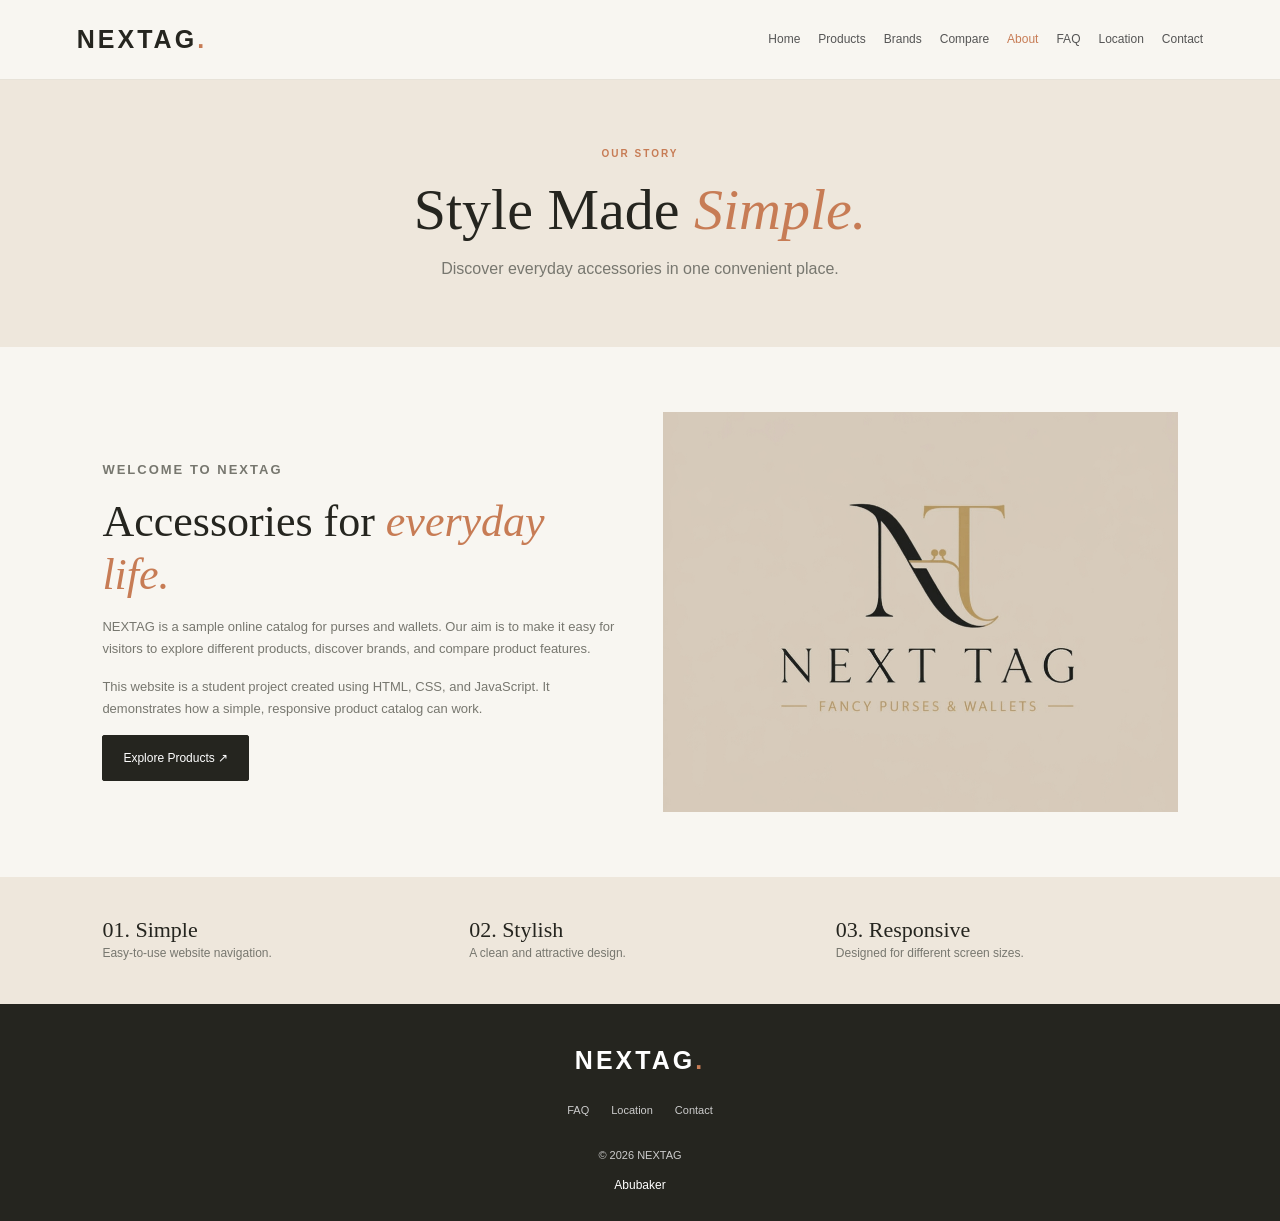
<file: about.html>
<!DOCTYPE html>
<html lang="en">
<head>
    <meta charset="UTF-8">
    <meta name="viewport" content="width=device-width, initial-scale=1.0">
    <title>About Us | NEXTAG</title>
    <link rel="stylesheet" href="style.css">
    <script src="script.js" defer></script>
</head>
<body>

<header class="header">
    <a href="index.html" class="logo">NEXTAG<span>.</span></a>
    <button class="menu-toggle" aria-label="Toggle menu">☰</button>
    <nav class="nav-links">
        <a href="index.html">Home</a>
        <a href="products.html">Products</a>
        <a href="brands.html">Brands</a>
        <a href="compare.html">Compare</a>
        <a class="active" href="about.html">About</a>
        <a href="faq.html">FAQ</a>
        <a href="location.html">Location</a>
        <a href="contact.html">Contact</a>
    </nav>
</header>

<main>
    <section class="page-heading">
        <p class="eyebrow">OUR STORY</p>
        <h1>Style Made <em>Simple.</em></h1>
        <p>Discover everyday accessories in one convenient place.</p>
    </section>

    <section class="section story">
        <div>
            <p class="eyebrow">WELCOME TO NEXTAG</p>
            <h2>Accessories for <em>everyday life.</em></h2>
            <p>
                NEXTAG is a sample online catalog for purses and wallets.
                Our aim is to make it easy for visitors to explore different
                products, discover brands, and compare product features.
            </p>
            <p>
                This website is a student project created using HTML,
                CSS, and JavaScript. It demonstrates how a simple,
                responsive product catalog can work.
            </p>
            <a class="btn" href="products.html">Explore Products ↗</a>
        </div>

        <img
            src="logo.jpeg"
            alt="Handbag from the sample collection">
    </section>

    <section class="values">
        <div><h3>01. Simple</h3><p>Easy-to-use website navigation.</p></div>
        <div><h3>02. Stylish</h3><p>A clean and attractive design.</p></div>
        <div><h3>03. Responsive</h3><p>Designed for different screen sizes.</p></div>
    </section>
</main>

<footer class="footer">
    <a href="index.html" class="logo">NEXTAG<span>.</span></a>
    <div class="footer-links">
        <a href="faq.html">FAQ</a>
        <a href="location.html">Location</a>
        <a href="contact.html">Contact</a>
    </div>
    <small>© <span class="current-year"></span> NEXTAG</small>
        <p>Abubaker</p>

</footer>

</body>
</html>
</file>
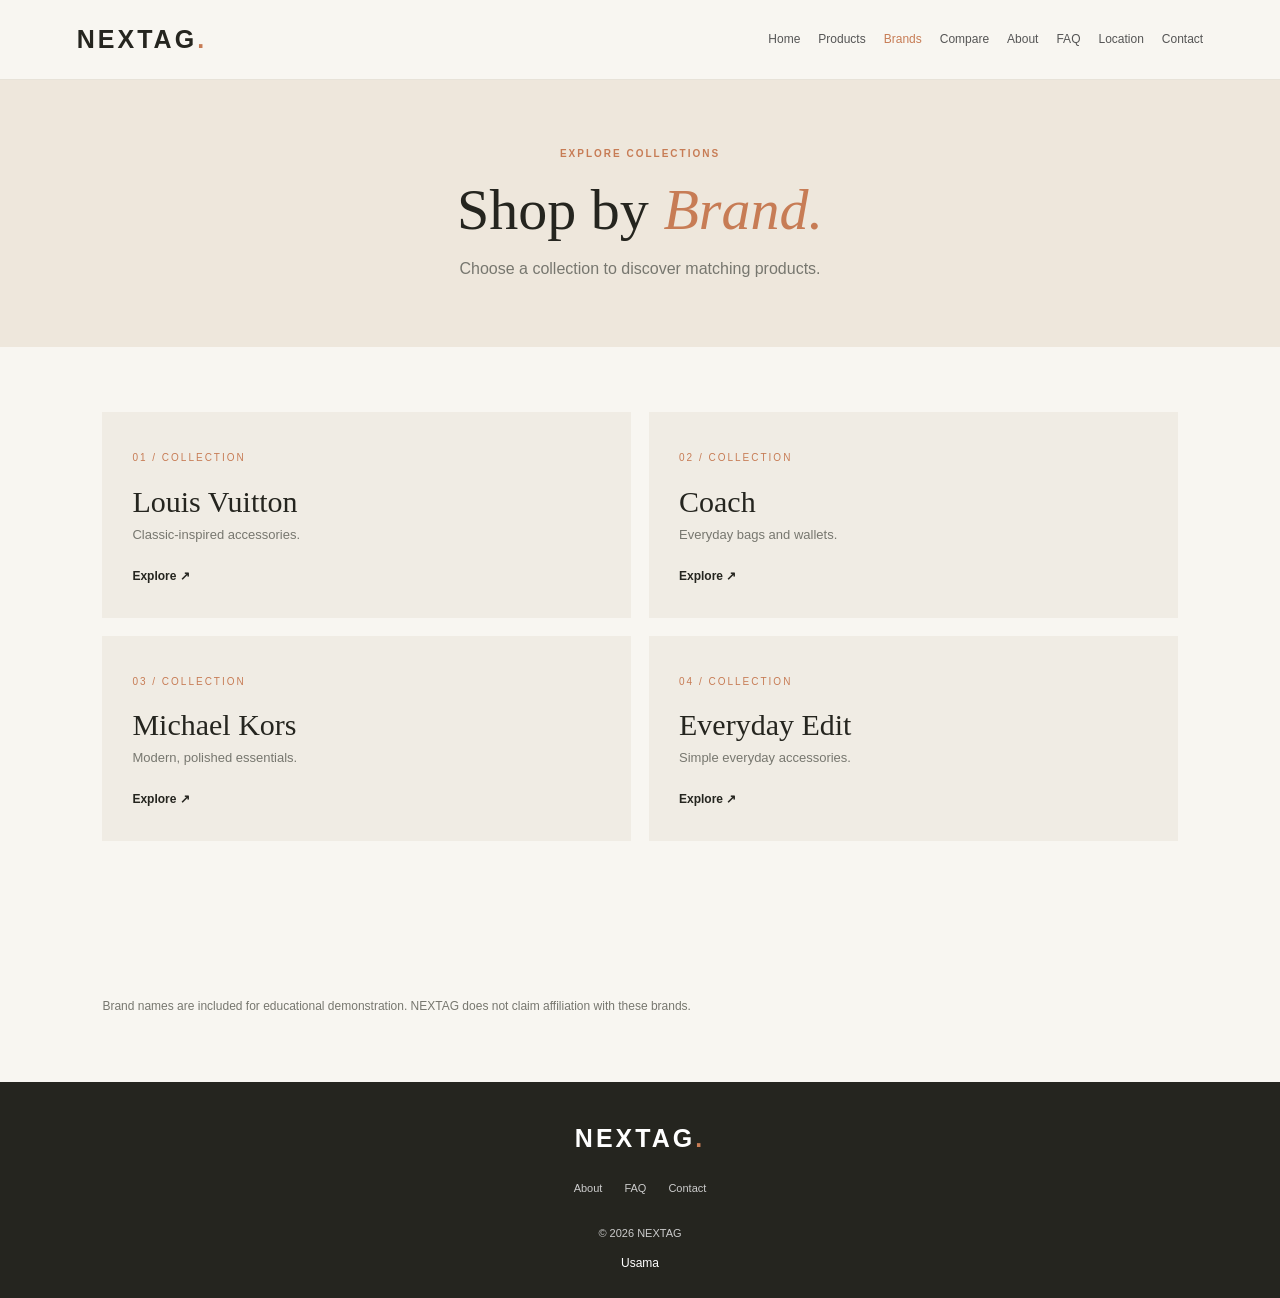
<file: brands.html>
<!DOCTYPE html>
<html lang="en">
<head>
    <meta charset="UTF-8">
    <meta name="viewport" content="width=device-width, initial-scale=1.0">
    <title>Brands | NEXTAG</title>
    <link rel="stylesheet" href="style.css">
    <script src="script.js" defer></script>
</head>
<body>

<header class="header">
    <a href="index.html" class="logo">NEXTAG<span>.</span></a>
    <button class="menu-toggle" aria-label="Toggle menu">☰</button>
    <nav class="nav-links">
        <a href="index.html">Home</a>
        <a href="products.html">Products</a>
        <a class="active" href="brands.html">Brands</a>
        <a href="compare.html">Compare</a>
        <a href="about.html">About</a>
        <a href="faq.html">FAQ</a>
        <a href="location.html">Location</a>
        <a href="contact.html">Contact</a>
    </nav>
</header>

<main>
    <section class="page-heading">
        <p class="eyebrow">EXPLORE COLLECTIONS</p>
        <h1>Shop by <em>Brand.</em></h1>
        <p>Choose a collection to discover matching products.</p>
    </section>

    <section class="section brand-grid">
        <a class="brand-card" href="products.html?brand=Louis%20Vuitton">
            <span>01 / COLLECTION</span>
            <h2>Louis Vuitton</h2>
            <p>Classic-inspired accessories.</p>
            <strong>Explore ↗</strong>
        </a>

        <a class="brand-card" href="products.html?brand=Coach">
            <span>02 / COLLECTION</span>
            <h2>Coach</h2>
            <p>Everyday bags and wallets.</p>
            <strong>Explore ↗</strong>
        </a>

        <a class="brand-card" href="products.html?brand=Michael%20Kors">
            <span>03 / COLLECTION</span>
            <h2>Michael Kors</h2>
            <p>Modern, polished essentials.</p>
            <strong>Explore ↗</strong>
        </a>

        <a class="brand-card" href="products.html?brand=Everyday%20Edit">
            <span>04 / COLLECTION</span>
            <h2>Everyday Edit</h2>
            <p>Simple everyday accessories.</p>
            <strong>Explore ↗</strong>
        </a>
    </section>

    <p class="demo-note section">
        Brand names are included for educational demonstration.
        NEXTAG does not claim affiliation with these brands.
    </p>
</main>

<footer class="footer">
    <a href="index.html" class="logo">NEXTAG<span>.</span></a>
    <div class="footer-links">
        <a href="about.html">About</a>
        <a href="faq.html">FAQ</a>
        <a href="contact.html">Contact</a>
    </div>
    <small>© <span class="current-year"></span> NEXTAG</small>
    <p>Usama</p>
</footer>

</body>
</html>
</file>
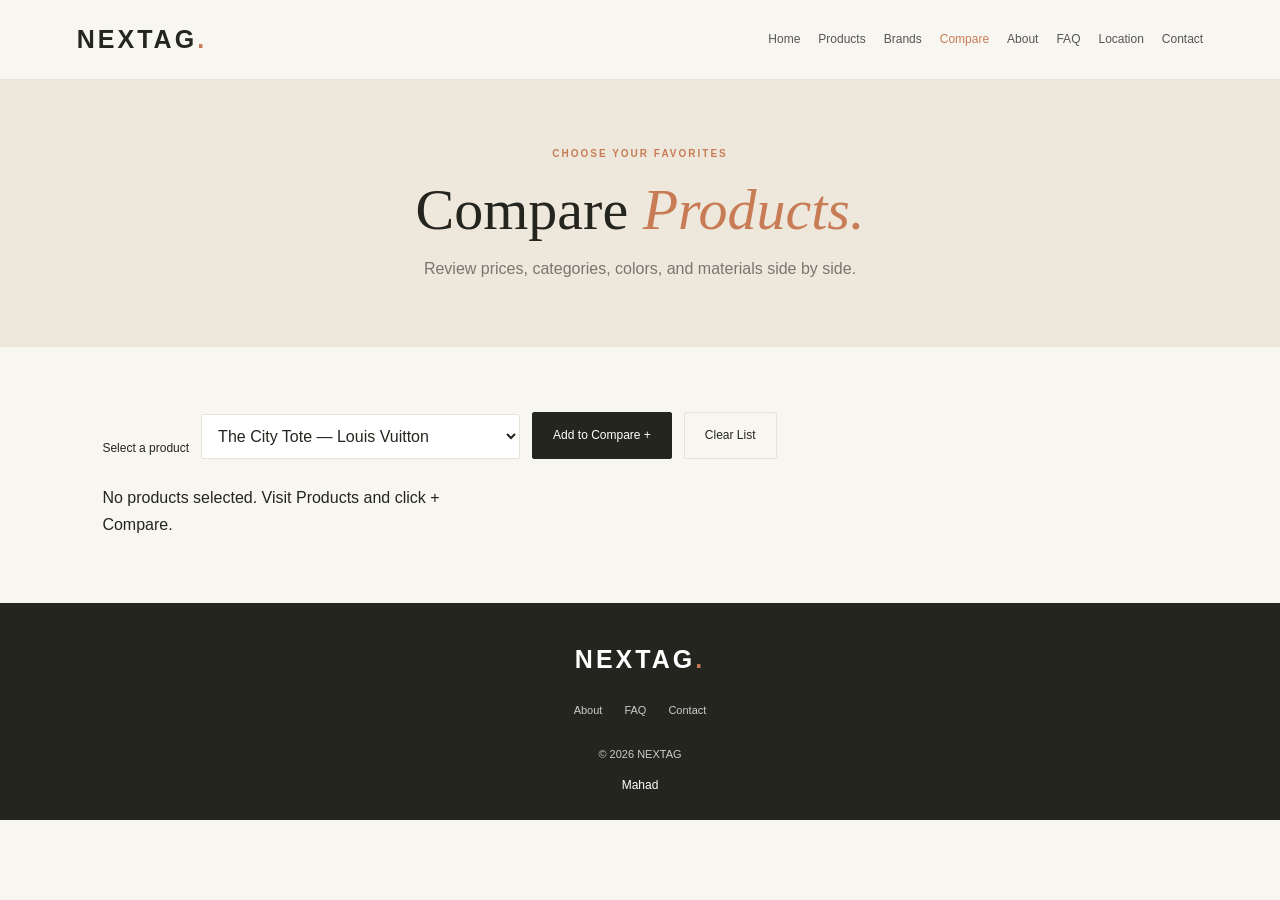
<file: compare.html>
<!DOCTYPE html>
<html lang="en">
<head>
    <meta charset="UTF-8">
    <meta name="viewport" content="width=device-width, initial-scale=1.0">
    <title>Compare Products | NEXTAG</title>
    <link rel="stylesheet" href="style.css">
    <script src="script.js" defer></script>
</head>
<body>

<header class="header">
    <a href="index.html" class="logo">NEXTAG<span>.</span></a>
    <button class="menu-toggle" aria-label="Toggle menu">☰</button>
    <nav class="nav-links">
        <a href="index.html">Home</a>
        <a href="products.html">Products</a>
        <a href="brands.html">Brands</a>
        <a class="active" href="compare.html">Compare</a>
        <a href="about.html">About</a>
        <a href="faq.html">FAQ</a>
        <a href="location.html">Location</a>
        <a href="contact.html">Contact</a>
    </nav>
</header>

<main>
    <section class="page-heading">
        <p class="eyebrow">CHOOSE YOUR FAVORITES</p>
        <h1>Compare <em>Products.</em></h1>
        <p>Review prices, categories, colors, and materials side by side.</p>
    </section>

    <section class="section">
        <div class="compare-toolbar">
            <label for="compare-select">Select a product</label>
            <select id="compare-select"></select>
            <button id="add-compare" class="btn" type="button">
                Add to Compare +
            </button>
            <button id="clear-compare" class="btn btn-outline" type="button">
                Clear List
            </button>
        </div>

        <p id="compare-message" class="form-message"></p>
        <div id="compare-results" class="compare-grid"></div>
    </section>
</main>

<footer class="footer">
    <a href="index.html" class="logo">NEXTAG<span>.</span></a>
    <div class="footer-links">
        <a href="about.html">About</a>
        <a href="faq.html">FAQ</a>
        <a href="contact.html">Contact</a>
    </div>
    <small>© <span class="current-year"></span> NEXTAG</small>
    <p>Mahad</p>
</footer>

</body>
</html>
</file>
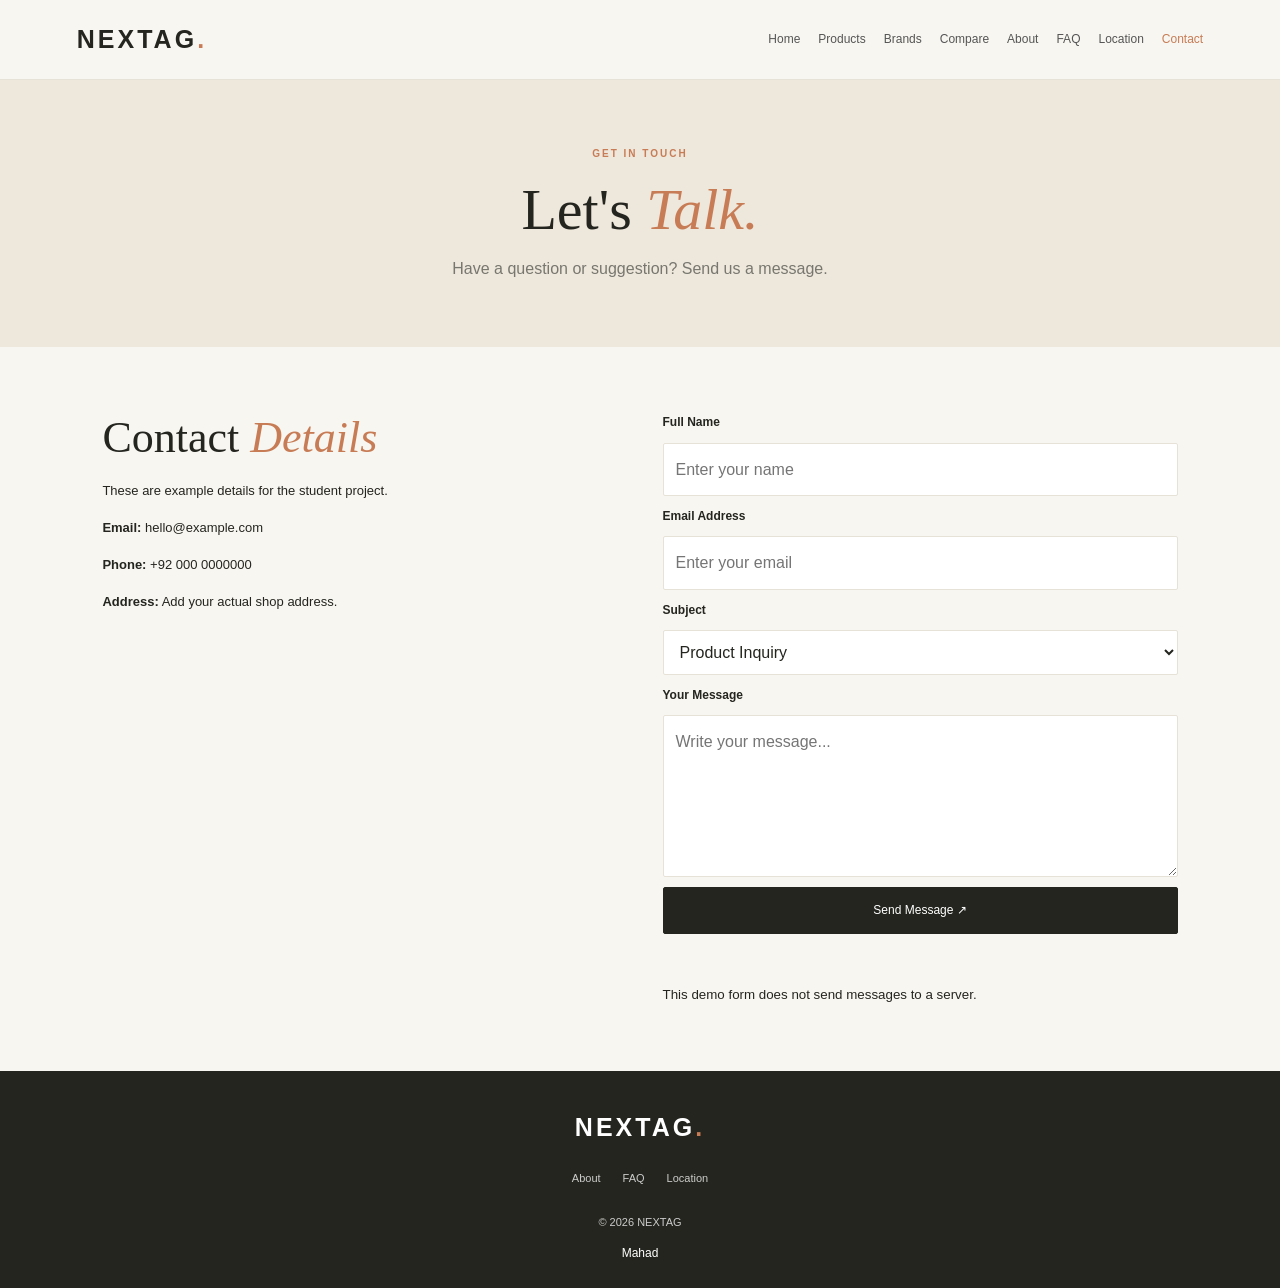
<file: contact.html>
<!DOCTYPE html>
<html lang="en">
<head>
    <meta charset="UTF-8">
    <meta name="viewport" content="width=device-width, initial-scale=1.0">
    <title>Contact Us | NEXTAG</title>
    <link rel="stylesheet" href="style.css">
    <script src="script.js" defer></script>
</head>
<body>

<header class="header">
    <a href="index.html" class="logo">NEXTAG<span>.</span></a>
    <button class="menu-toggle" aria-label="Toggle menu">☰</button>
    <nav class="nav-links">
        <a href="index.html">Home</a>
        <a href="products.html">Products</a>
        <a href="brands.html">Brands</a>
        <a href="compare.html">Compare</a>
        <a href="about.html">About</a>
        <a href="faq.html">FAQ</a>
        <a href="location.html">Location</a>
        <a class="active" href="contact.html">Contact</a>
    </nav>
</header>

<main>
    <section class="page-heading">
        <p class="eyebrow">GET IN TOUCH</p>
        <h1>Let's <em>Talk.</em></h1>
        <p>Have a question or suggestion? Send us a message.</p>
    </section>

    <section class="section contact-layout">
        <div>
            <h2>Contact <em>Details</em></h2>
            <p>These are example details for the student project.</p>
            <p><strong>Email:</strong>
                <a href="mailto:hello@example.com">hello@example.com</a>
            </p>
            <p><strong>Phone:</strong>
                <a href="tel:+920000000000">+92 000 0000000</a>
            </p>
            <p><strong>Address:</strong> Add your actual shop address.</p>
        </div>

        <form id="contact-form" class="contact-form">
            <label for="name">Full Name</label>
            <input id="name" name="name" type="text"
                   placeholder="Enter your name" required>

            <label for="email">Email Address</label>
            <input id="email" name="email" type="email"
                   placeholder="Enter your email" required>

            <label for="subject">Subject</label>
            <select id="subject" name="subject">
                <option>Product Inquiry</option>
                <option>General Question</option>
                <option>Website Feedback</option>
                <option>Other</option>
            </select>

            <label for="message">Your Message</label>
            <textarea id="message" name="message" rows="5"
                      placeholder="Write your message..." required></textarea>

            <button class="btn" type="submit">Send Message ↗</button>
            <p id="contact-feedback" class="form-message" aria-live="polite"></p>
            <small>This demo form does not send messages to a server.</small>
        </form>
    </section>
</main>

<footer class="footer">
    <a href="index.html" class="logo">NEXTAG<span>.</span></a>
    <div class="footer-links">
        <a href="about.html">About</a>
        <a href="faq.html">FAQ</a>
        <a href="location.html">Location</a>
    </div>
    <small>© <span class="current-year"></span> NEXTAG</small>
    <p>Mahad</p>
</footer>

</body>
</html>
</file>
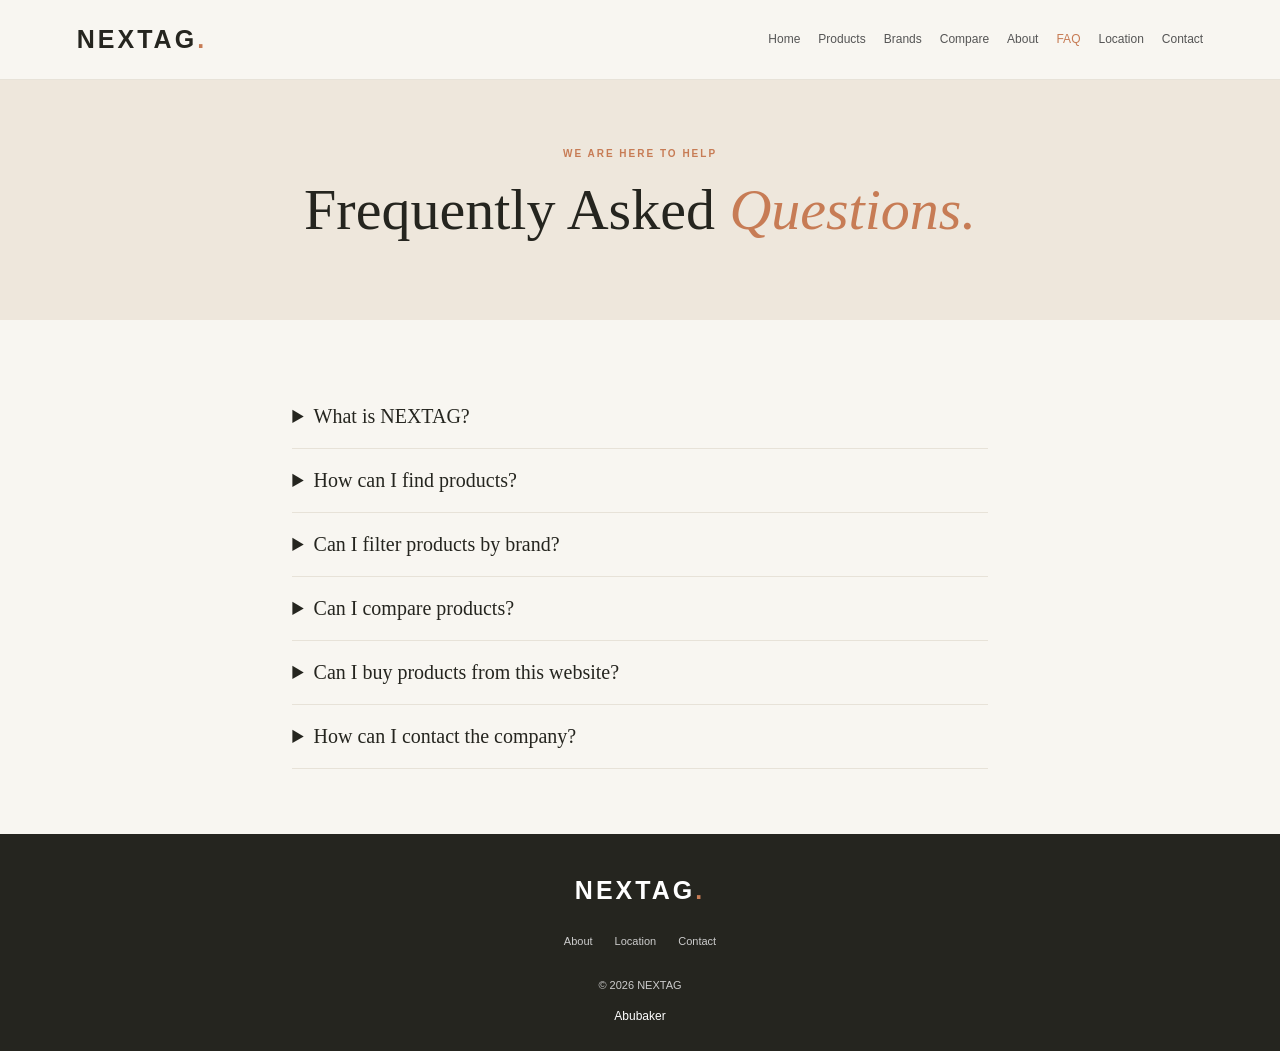
<file: faq.html>
<!DOCTYPE html>
<html lang="en">
<head>
    <meta charset="UTF-8">
    <meta name="viewport" content="width=device-width, initial-scale=1.0">
    <title>FAQ | NEXTAG</title>
    <link rel="stylesheet" href="style.css">
    <script src="script.js" defer></script>
</head>
<body>

<header class="header">
    <a href="index.html" class="logo">NEXTAG<span>.</span></a>
    <button class="menu-toggle" aria-label="Toggle menu">☰</button>
    <nav class="nav-links">
        <a href="index.html">Home</a>
        <a href="products.html">Products</a>
        <a href="brands.html">Brands</a>
        <a href="compare.html">Compare</a>
        <a href="about.html">About</a>
        <a class="active" href="faq.html">FAQ</a>
        <a href="location.html">Location</a>
        <a href="contact.html">Contact</a>
    </nav>
</header>

<main>
    <section class="page-heading">
        <p class="eyebrow">WE ARE HERE TO HELP</p>
        <h1>Frequently Asked <em>Questions.</em></h1>
    </section>

    <section class="section faq-list">
        <details>
            <summary>What is NEXTAG?</summary>
            <p>NEXTAG is a sample catalog website for purses and wallets.</p>
        </details>

        <details>
            <summary>How can I find products?</summary>
            <p>Visit the Products page and use the search box or filters.</p>
        </details>

        <details>
            <summary>Can I filter products by brand?</summary>
            <p>Yes. Choose a brand from the dropdown on the Products page.</p>
        </details>

        <details>
            <summary>Can I compare products?</summary>
            <p>Yes. Add up to three products to your comparison list.</p>
        </details>

        <details>
            <summary>Can I buy products from this website?</summary>
            <p>No. This is a front-end educational project without checkout.</p>
        </details>

        <details>
            <summary>How can I contact the company?</summary>
            <p>Visit the Contact page to see the sample contact form.</p>
        </details>
    </section>
</main>

<footer class="footer">
    <a href="index.html" class="logo">NEXTAG<span>.</span></a>
    <div class="footer-links">
        <a href="about.html">About</a>
        <a href="location.html">Location</a>
        <a href="contact.html">Contact</a>
    </div>
    <small>© <span class="current-year"></span> NEXTAG</small>
    <p>Abubaker</p>
</footer>

</body>
</html>
</file>
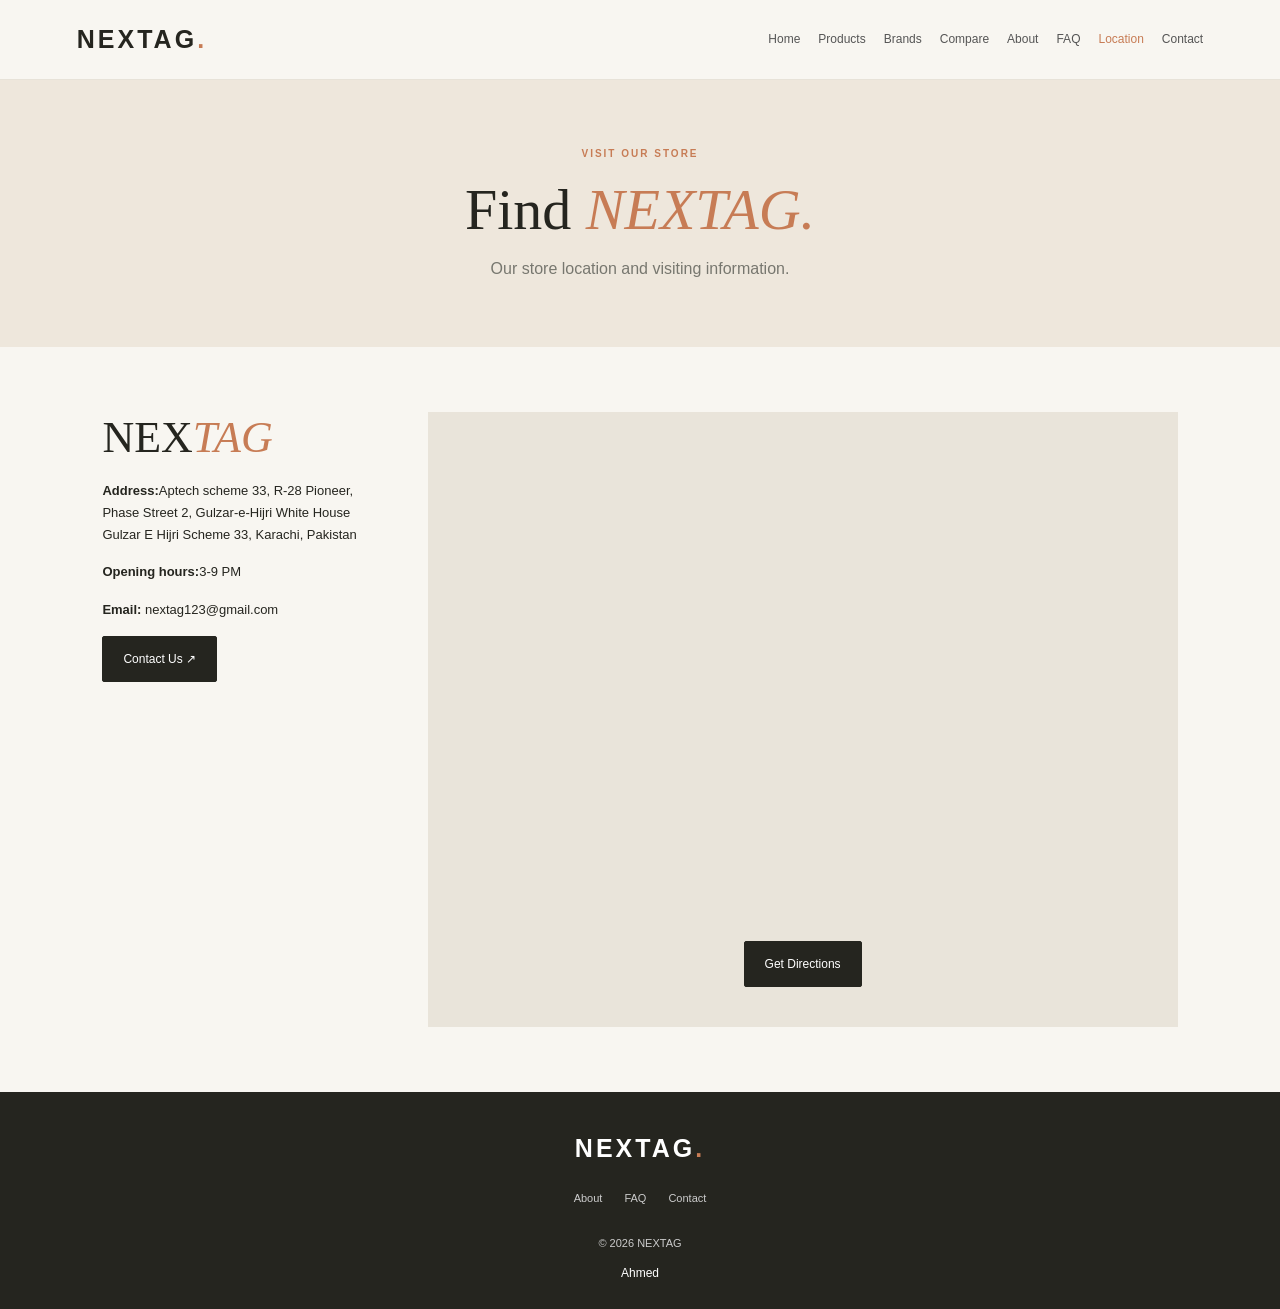
<file: location.html>
<!DOCTYPE html>
<html lang="en">
<head>
    <meta charset="UTF-8">
    <meta name="viewport" content="width=device-width, initial-scale=1.0">
    <title>Our Location | NEXTAG</title>
    <link rel="stylesheet" href="style.css">
    <script src="script.js" defer></script>
</head>
<body>

<header class="header">
    <a href="index.html" class="logo">NEXTAG<span>.</span></a>
    <button class="menu-toggle" aria-label="Toggle menu">☰</button>
    <nav class="nav-links">
        <a href="index.html">Home</a>
        <a href="products.html">Products</a>
        <a href="brands.html">Brands</a>
        <a href="compare.html">Compare</a>
        <a href="about.html">About</a>
        <a href="faq.html">FAQ</a>
        <a class="active" href="location.html">Location</a>
        <a href="contact.html">Contact</a>
    </nav>
</header>

<main>
    <section class="page-heading">
        <p class="eyebrow">VISIT OUR STORE</p>
        <h1>Find <em>NEXTAG.</em></h1>
        <p>Our store location and visiting information.</p>
    </section>

    <section class="section location-layout">
        <div>
            <h2>NEX<em>TAG</em></h2>
            <p><strong>Address:</strong>Aptech scheme 33, R-28 Pioneer, Phase Street 2, Gulzar-e-Hijri White House Gulzar E Hijri Scheme 33, Karachi, Pakistan</p>
            <p><strong>Opening hours:</strong>3-9 PM</p>
            <p><strong>Email:</strong>
                <a href="mailto:hello@example.com">nextag123@gmail.com</a>
            </p>
            <a href="contact.html" class="btn">Contact Us ↗</a>
        </div>

        <div class="map-placeholder">
             <div style="margin-top: 25px;">
        <iframe
            src="https://maps.google.com/maps?q=Aptech%20Scheme%2033%20Karachi&t=&z=15&ie=UTF8&iwloc=&output=embed"
            width="700"
            height="450"
            style="border: 0; border-radius: 8px;"
            allowfullscreen=""
            loading="lazy"
            title="Map showing Aptech Scheme 33 Karachi">
        </iframe>
    </div>

    <p style="margin-top: 20px;">
        <a
            class="btn"
            href="https://www.google.com/maps/search/?api=1&query=Aptech+Scheme+33+Karachi"
            target="_blank"
            rel="noopener noreferrer">
            Get Directions
        </a>
    </p>
</section>
        
    </section>
</main>

<footer class="footer">
    <a href="index.html" class="logo">NEXTAG<span>.</span></a>
    <div class="footer-links">
        <a href="about.html">About</a>
        <a href="faq.html">FAQ</a>
        <a href="contact.html">Contact</a>
    </div>
    <small>© <span class="current-year"></span> NEXTAG</small>
    <P>Ahmed</P>
</footer>

</body>
</html>
</file>
<file: style.css>
/* =========================
   1. COLORS AND BASIC SETUP
========================= */

:root {
    --background: #f8f6f1;
    --dark: #25251f;
    --accent: #c77c55;
    --muted: #77776f;
    --border: #e7e2d8;
    --white: #ffffff;
    --heading-font: Georgia, serif;
    --body-font: Arial, sans-serif;
}

* {
    box-sizing: border-box;
    margin: 0;
    padding: 0;
}

html {
    scroll-behavior: smooth;
}

body {
    background: var(--background);
    color: var(--dark);
    font-family: var(--body-font);
    line-height: 1.7;
}

a {
    text-decoration: none;
    color: inherit;
}

img {
    max-width: 100%;
    display: block;
}

button,
input,
select,
textarea {
    font: inherit;
}

/* =========================
   2. NAVIGATION
========================= */

.header {
    display: flex;
    align-items: center;
    justify-content: space-between;
    gap: 20px;
    padding: 18px 6%;
    background: var(--background);
    border-bottom: 1px solid var(--border);
    position: sticky;
    top: 0;
    z-index: 100;
}

.logo {
    font-size: 25px;
    font-weight: bold;
    letter-spacing: 3px;
    white-space: nowrap;
}

.logo span {
    color: var(--accent);
}

.nav-links {
    display: flex;
    align-items: center;
    gap: 18px;
}

.nav-links a {
    font-size: 12px;
    color: #555;
    transition: color 0.3s;
}

.nav-links a:hover,
.nav-links a.active {
    color: var(--accent);
}

.menu-toggle {
    display: none;
    background: transparent;
    border: 1px solid var(--border);
    padding: 5px 12px;
    font-size: 22px;
    cursor: pointer;
}

/* =========================
   3. HOME PAGE HERO
========================= */

.hero {
    display: grid;
    grid-template-columns: 1fr 1fr;
    gap: 45px;
    align-items: center;
    padding: 65px 8%;
    min-height: 540px;
}

.eyebrow {
    color: var(--accent);
    font-size: 10px;
    font-weight: bold;
    letter-spacing: 2px;
    margin-bottom: 15px;
}

.hero h1,
.page-heading h1 {
    font: 500 clamp(38px, 5vw, 65px)/1.15 var(--heading-font);
    margin-bottom: 20px;
}

.hero h1 em,
.page-heading h1 em,
h2 em {
    color: var(--accent);
}

.hero-content > p:not(.eyebrow) {
    color: var(--muted);
    max-width: 430px;
    margin-bottom: 25px;
}

.hero-image img {
    width: 100%;
    height: 420px;
    object-fit: cover;
}

.btn {
    display: inline-block;
    padding: 12px 20px;
    background: var(--dark);
    color: var(--white);
    border: 1px solid var(--dark);
    border-radius: 2px;
    cursor: pointer;
    font-size: 12px;
    transition: 0.3s;
}

.btn:hover {
    background: var(--accent);
    border-color: var(--accent);
    transform: translateY(-2px);
}

.btn-light {
    background: var(--background);
    color: var(--dark);
    border-color: var(--background);
}

.btn-outline {
    background: transparent;
    color: var(--dark);
    border-color: var(--border);
}

/* =========================
   4. GENERAL SECTIONS
========================= */

.section {
    padding: 65px 8%;
}

.section-heading {
    display: flex;
    align-items: end;
    justify-content: space-between;
    gap: 20px;
    margin-bottom: 28px;
}

.section-heading h2,
.story h2,
.contact-layout h2,
.location-layout h2 {
    font: 500 clamp(30px, 3.5vw, 44px)/1.2 var(--heading-font);
}

.text-link {
    font-size: 12px;
    border-bottom: 1px solid var(--accent);
    padding-bottom: 4px;
}

/* =========================
   5. CATEGORY CARDS
========================= */

.category-grid {
    display: grid;
    grid-template-columns: repeat(2, 1fr);
    gap: 20px;
}

.category-card {
    position: relative;
    height: 320px;
    overflow: hidden;
    background: #e5ddd2;
    color: white;
}

.category-card img {
    width: 100%;
    height: 100%;
    object-fit: cover;
    transition: transform 0.4s;
}

.category-card:hover img {
    transform: scale(1.05);
}

.category-card div {
    position: absolute;
    bottom: 0;
    left: 0;
    width: 100%;
    padding: 25px;
    background: linear-gradient(transparent, rgba(0, 0, 0, 0.75));
}

.category-card h3 {
    font: 28px var(--heading-font);
}

.category-card span {
    font-size: 12px;
}

/* =========================
   6. PRODUCT CARDS
========================= */

.featured-section {
    background: #f0ece4;
}

.product-grid {
    display: grid;
    grid-template-columns: repeat(4, minmax(0, 1fr));
    gap: 22px;
}

.product-card {
    min-width: 0;
}

.product-image-wrap {
    position: relative;
    aspect-ratio: 4 / 4.8;
    overflow: hidden;
    background: #e8e1d7;
}

.product-image {
    width: 100%;
    height: 100%;
    object-fit: cover;
    transition: transform 0.4s;
}

.product-card:hover .product-image {
    transform: scale(1.04);
}

.product-tag {
    position: absolute;
    top: 10px;
    left: 10px;
    padding: 4px 8px;
    background: var(--background);
    font-size: 9px;
}

.product-info {
    padding: 12px 2px;
}

.product-brand {
    font-size: 10px;
    color: var(--muted);
    text-transform: uppercase;
    letter-spacing: 1px;
}

.product-info h3 {
    font: 20px var(--heading-font);
    margin: 4px 0;
}

.product-info p {
    font-size: 12px;
    color: var(--muted);
    margin: 5px 0 12px;
}

.product-price {
    font-size: 13px;
    font-weight: bold;
}

.product-actions {
    display: flex;
    flex-wrap: wrap;
    gap: 6px;
    margin-top: 12px;
}

.small-button {
    display: inline-block;
    padding: 7px 9px;
    background: transparent;
    border: 1px solid var(--border);
    cursor: pointer;
    font-size: 10px;
}

.small-button:hover {
    color: var(--accent);
    border-color: var(--accent);
}

/* =========================
   7. BANNER
========================= */

.banner {
    text-align: center;
    padding: 75px 20px;
    background: #d9c8b7;
}

.banner h2 {
    font: 40px var(--heading-font);
    margin-bottom: 25px;
}

/* =========================
   8. PAGE HEADINGS
========================= */

.page-heading {
    text-align: center;
    padding: 65px 20px;
    background: #eee7dc;
}

.page-heading h1 {
    font-size: clamp(38px, 5vw, 58px);
    margin-bottom: 12px;
}

.page-heading > p:last-child {
    color: var(--muted);
}

/* =========================
   9. FILTERS AND SEARCH
========================= */

.filters {
    display: flex;
    gap: 12px;
    flex-wrap: wrap;
    margin-bottom: 20px;
}

.filters input,
.filters select {
    min-width: 150px;
    flex: 1;
}

input,
select,
textarea {
    padding: 12px;
    background: var(--white);
    border: 1px solid var(--border);
    border-radius: 2px;
    color: var(--dark);
    outline-color: var(--accent);
}

.muted,
.demo-note {
    color: var(--muted);
    font-size: 12px;
}

.demo-note {
    margin-top: 25px;
}

/* =========================
   10. BRAND CARDS
========================= */

.brand-grid {
    display: grid;
    grid-template-columns: repeat(2, 1fr);
    gap: 18px;
}

.brand-card {
    display: block;
    padding: 30px;
    background: #f0ece4;
    transition: background 0.3s;
}

.brand-card:hover {
    background: #e9dfd2;
}

.brand-card > span {
    font-size: 10px;
    color: var(--accent);
    letter-spacing: 2px;
}

.brand-card h2 {
    font: 30px var(--heading-font);
    margin: 15px 0 5px;
}

.brand-card p {
    color: var(--muted);
    font-size: 13px;
    margin-bottom: 15px;
}

.brand-card strong {
    font-size: 12px;
}

/* =========================
   11. COMPARISON
========================= */

.compare-toolbar {
    display: flex;
    align-items: end;
    flex-wrap: wrap;
    gap: 12px;
}

.compare-toolbar label {
    font-size: 12px;
}

.compare-toolbar select {
    min-width: 200px;
}

.compare-grid {
    display: grid;
    grid-template-columns: repeat(3, minmax(0, 1fr));
    gap: 15px;
    margin-top: 25px;
}

.compare-card {
    padding: 18px;
    background: #f0ece4;
    min-width: 0;
}

.compare-card img {
    width: 100%;
    aspect-ratio: 4 / 3;
    object-fit: cover;
}

.compare-card h3 {
    font: 20px var(--heading-font);
    margin: 10px 0;
}

.compare-card p {
    font-size: 12px;
    margin: 7px 0;
}

.form-message {
    color: #49734d;
    font-size: 12px;
    margin-top: 10px;
}

/* =========================
   12. ABOUT PAGE
========================= */

.story {
    display: grid;
    grid-template-columns: 1fr 1fr;
    gap: 45px;
    align-items: center;
}

.story img {
    width: 100%;
    height: 400px;
    object-fit: cover;
}

.story p {
    margin: 15px 0;
    color: var(--muted);
    font-size: 13px;
}

.values {
    display: grid;
    grid-template-columns: repeat(3, 1fr);
    gap: 25px;
    padding: 40px 8%;
    background: #eee7dc;
}

.values h3 {
    font: 22px var(--heading-font);
}

.values p {
    color: var(--muted);
    font-size: 12px;
}

/* =========================
   13. CONTACT FORM
========================= */

.contact-layout,
.location-layout {
    display: grid;
    grid-template-columns: 1fr 1fr;
    gap: 45px;
    align-items: start;
}

.contact-layout p,
.location-layout p {
    margin: 15px 0;
    font-size: 13px;
}

.contact-form {
    display: grid;
    gap: 10px;
}

.contact-form label {
    font-size: 12px;
    font-weight: bold;
}

.contact-form input,
.contact-form select,
.contact-form textarea {
    width: 100%;
}

.contact-form textarea {
    resize: vertical;
}

/* =========================
   14. FAQ
========================= */

.faq-list {
    max-width: 900px;
    margin: auto;
}

.faq-list details {
    border-bottom: 1px solid var(--border);
    padding: 20px 0;
}

.faq-list summary {
    font: 20px var(--heading-font);
    cursor: pointer;
}

.faq-list details p {
    color: var(--muted);
    font-size: 13px;
    margin-top: 12px;
}

/* =========================
   15. LOCATION
========================= */

.map-placeholder {
    min-height: 300px;
    background: #e9e4da;
    display: flex;
    flex-direction: column;
    align-items: center;
    justify-content: center;
    text-align: center;
    padding: 25px;
}

.map-placeholder span {
    font-size: 40px;
    color: var(--accent);
}

.map-placeholder h3 {
    font: 24px var(--heading-font);
}

/* =========================
   16. FOOTER
========================= */

.footer {
    background: var(--dark);
    color: var(--white);
    text-align: center;
    padding: 35px 6% 25px;
}

.footer-links {
    display: flex;
    justify-content: center;
    flex-wrap: wrap;
    gap: 22px;
    margin: 20px 0;
}

.footer-links a,
.footer small {
    font-size: 11px;
    color: #ccc;
}

.footer > p {
    font-size: 12px;
    margin-top: 8px;
}

/* =========================
   17. RESPONSIVE DESIGN
========================= */

@media (max-width: 1000px) {
    .header {
        padding: 16px 4%;
    }

    .nav-links {
        gap: 10px;
    }

    .nav-links a {
        font-size: 11px;
    }

    .product-grid {
        grid-template-columns: repeat(2, minmax(0, 1fr));
    }

    .hero {
        padding: 45px 6%;
        gap: 25px;
    }

    .section {
        padding: 50px 6%;
    }
}

@media (max-width: 760px) {
    .header {
        flex-wrap: wrap;
        padding: 15px 5%;
    }

    .menu-toggle {
        display: block;
    }

    .nav-links {
        display: none;
        flex-direction: column;
        align-items: stretch;
        width: 100%;
        gap: 0;
    }

    .nav-links.open {
        display: flex;
    }

    .nav-links a {
        padding: 10px 0;
        border-top: 1px solid var(--border);
        font-size: 13px;
    }

    .hero,
    .story,
    .contact-layout,
    .location-layout {
        grid-template-columns: 1fr;
    }

    .hero {
        padding: 40px 6%;
    }

    .hero h1 {
        font-size: 45px;
    }

    .hero-image img {
        height: 350px;
    }

    .category-grid,
    .brand-grid {
        grid-template-columns: 1fr;
    }

    .category-card {
        height: 270px;
    }

    .section-heading {
        align-items: start;
        flex-direction: column;
    }

    .compare-grid {
        grid-template-columns: 1fr;
    }

    .values {
        grid-template-columns: 1fr;
    }

    .compare-toolbar {
        align-items: stretch;
        flex-direction: column;
    }

    .compare-toolbar select {
        width: 100%;
    }

    .page-heading {
        padding: 50px 6%;
    }
}

@media (max-width: 420px) {
    .hero h1 {
        font-size: 37px;
    }

    .product-grid {
        gap: 10px;
    }

    .product-info h3 {
        font-size: 16px;
    }

    .filters {
        flex-direction: column;
    }

    .filters input,
    .filters select {
        width: 100%;
    }
}
</file>
